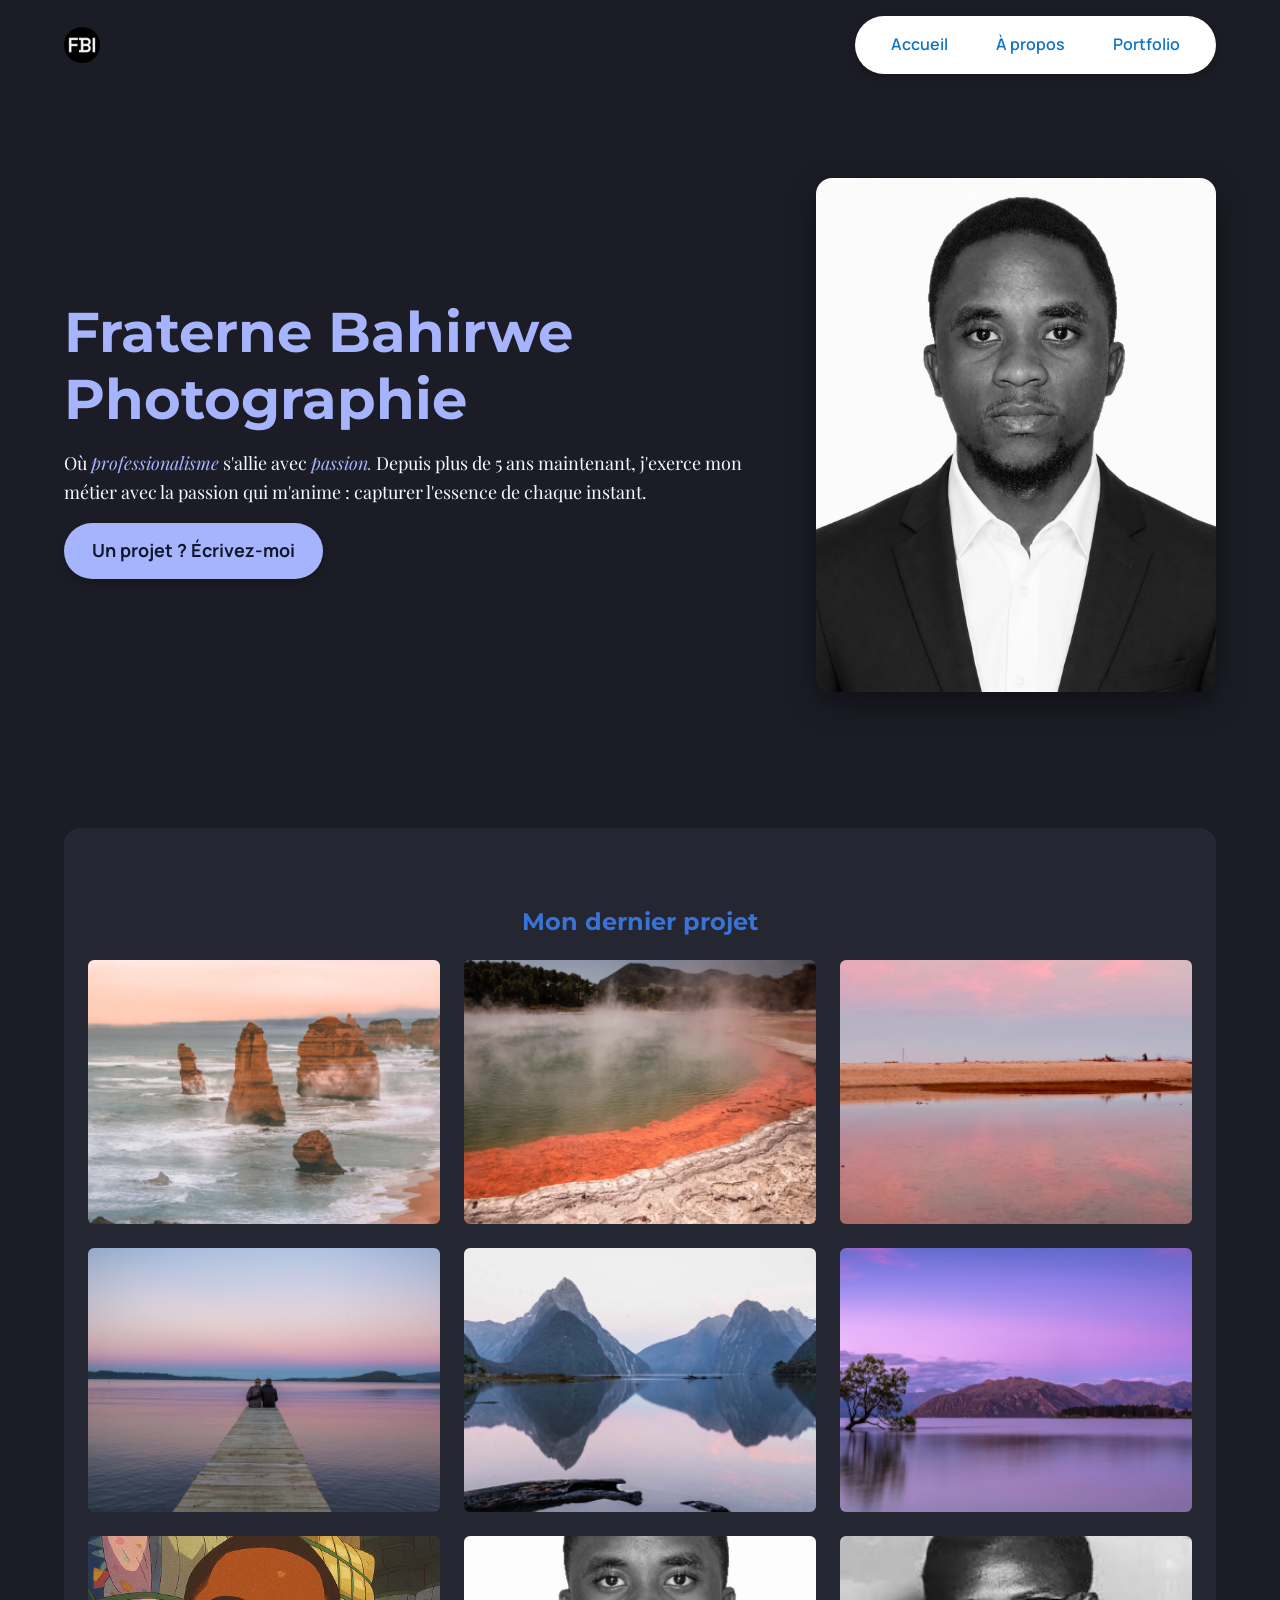
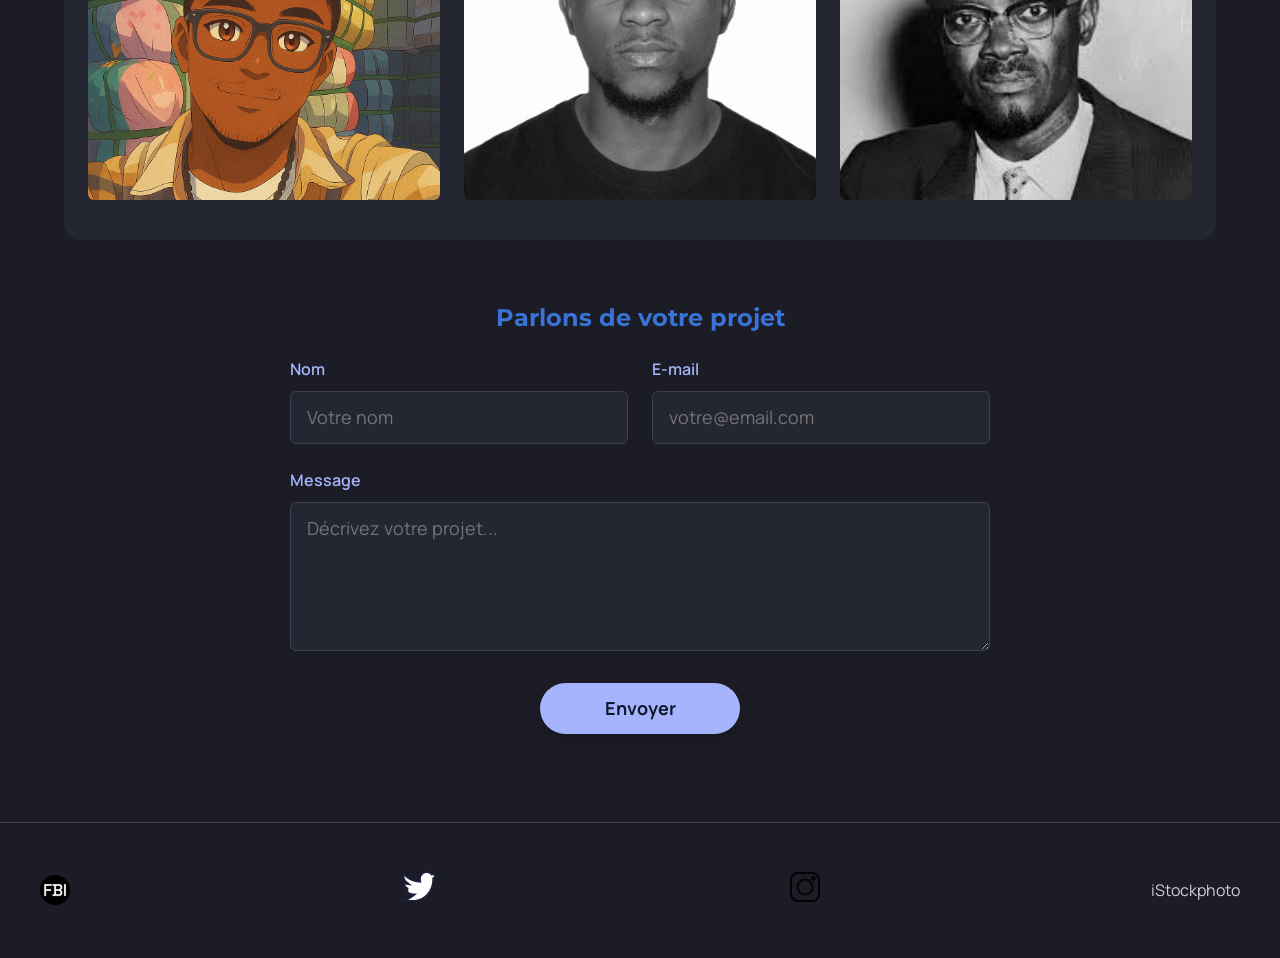
<file: index.html>
<!DOCTYPE html>
<html lang="fr">

<head>
    <meta charset="utf-8">
    <meta name="viewport" content="width=device-width, initial-scale=1.0">
    <title>Accueil - Robbie Lens Photographie</title>

    <!-- Favicon & Stylesheet -->
    <link rel="icon" type="image/png" href="img/frate.png">
    <link href="design.css" rel="stylesheet">

    <!-- Web Fonts -->
    <link rel="preconnect" href="https://fonts.googleapis.com">
    <link rel="preconnect" href="https://fonts.gstatic.com" crossorigin>
    <link href="https://fonts.googleapis.com/css2?family=Manrope:wght@400;600&family=Montserrat:wght@400;700&family=Playfair+Display:ital,wght@0,400..900;1,400..900&display=swap" rel="stylesheet">
</head>

<body>

    <!-- Navigation Header -->
    <header>
        <nav class="navbar">
            <div class="nav-brand">
                <img src="img/frate.png" alt="Logo Robbie Lens" height="30" width="30">
            </div>
            <div class="nav-links">
                <a href="index.html" class="lien-icone">Accueil</a>
                <a href="a-propos.html" class="lien-icone">À propos</a>
                <a href="portfolio.html" class="lien-icone">Portfolio</a>
            </div>
        </nav>
    </header>

    <!-- Main Content -->
    <main>
        <!-- Hero / Introduction Section -->
        <section class="accueil-introduction">
            <div class="hero-content">
                <h1>Fraterne Bahirwe Photographie</h1>
                <p>
                    Où <em class="italic">professionalisme</em> s'allie avec <em class="italic">passion.</em>
                    Depuis plus de 5 ans maintenant, j'exerce mon métier 
                    avec la passion qui m'anime : capturer l'essence de chaque instant.
                </p>
                <div class="hero-cta">
                    <a href="#contact" class="project">Un projet ? Écrivez-moi</a>
                </div>
            </div>
            <div class="hero-image">
                <img src="img/fbi.png" alt="Portrait de Fraterne Bahirwe" height="500">
            </div>
        </section>

        <!-- Featured Portfolio Section -->
        <section class="portfolio-section-photos">            
            <h2>Mon dernier projet</h2>
            <div class="grid-paysages-accueil">
                <a href="accueil/element-1.png" aria-label="Voir la photo Twelve Apostles en grand">
                    <img src="accueil/element-1.png" alt="Twelve Apostles - Australie" loading="lazy" decoding="async">
                </a>
                <a href="accueil/element-2.png" aria-label="Voir la photo Wai-O-Tapu en grand">
                    <img src="accueil/element-2.png" alt="Wai-O-Tapu - Nouvelle-Zélande" loading="lazy" decoding="async">
                </a>
                <a href="accueil/element-3.png" aria-label="Voir la photo Parc National d'Abel Tasman en grand">
                    <img src="accueil/element-3.png" alt="Parc National d'Abel Tasman - Nouvelle-Zélande" loading="lazy" decoding="async">
                </a>
                <a href="accueil/element-4.png" aria-label="Voir la photo Lac Rotorua en grand">
                    <img src="accueil/element-4.png" alt="Lac Rotorua - Nouvelle-Zélande" loading="lazy" decoding="async">
                </a>
                <a href="accueil/element-5.png" aria-label="Voir la photo Milford Sound en grand">
                    <img src="accueil/element-5.png" alt="Milford Sound - Nouvelle-Zélande" loading="lazy" decoding="async">
                </a>
                <a href="accueil/element-6.png" aria-label="Voir la photo Lac Wanaka 1 en grand">
                    <img src="accueil/element-6.png" alt="Lac Wanaka - Nouvelle-Zélande" loading="lazy" decoding="async">
                </a>
                <a href="accueil/zizu.PNG" aria-label="Voir la photo Lac Wanaka 2 en grand">
                    <img src="accueil/zizu.PNG" alt="Lac Wanaka - Nouvelle-Zélande" loading="lazy" decoding="async">
                </a>
                <a href="accueil/bhr.jpg" aria-label="Voir la photo Lac Wanaka 3 en grand">
                    <img src="accueil/bhr.jpg" alt="Lac Wanaka - Nouvelle-Zélande" loading="lazy" decoding="async">
                </a>
                <a href="accueil/images.jpeg" aria-label="Voir la photo Lac Wanaka 4 en grand">
                    <img src="accueil/images.jpeg" alt="Lac Wanaka - Nouvelle-Zélande" loading="lazy" decoding="async">
                </a>
            </div>
        </section>  

        <!-- Contact Section -->
        <section class="contact" id="contact">
            <h2>Parlons de votre projet</h2>
            <form action="#" method="post">
                <div class="form-nom-email">
                    <div class="form-column">       
                        <label for="name">Nom</label>
                        <input type="text" id="name" name="name" required placeholder="Votre nom">
                    </div>
                    <div class="form-column">
                        <label for="email">E-mail</label>
                        <input type="email" id="email" name="email" required placeholder="votre@email.com">
                    </div>
                </div>
                
                <div class="form-column">
                    <label for="message">Message</label>
                    <textarea id="message" name="message" rows="5" required placeholder="Décrivez votre projet..."></textarea>
                </div>

                <input type="submit" value="Envoyer" class="cta">
            </form>
        </section>
    </main>

    <!-- Footer -->
    <footer>
        <div class="blanc">
            <img src="img/frate.png" alt="Logo Robbie Lens" height="30" width="30">
            <a target="_blank" rel="noopener noreferrer" href="https://twitter.com/" class="lien-icone" aria-label="Twitter">
                <img src="img/twitter.png" alt="Logo Twitter">
            </a>
            <a target="_blank" rel="noopener noreferrer" href="https://www.instagram.com/" class="lien-icone" aria-label="Instagram"> 
                <img src="img/instagram.png" alt="Logo Instagram" height="30" width="30">
            </a> 
            <a target="_blank" rel="noopener noreferrer" href="https://www.istockphoto.com/fr/photos/facebook-twitter-instagram" class="credit-link">iStockphoto</a>
        </div>   
    </footer>

</body>
</html>
</file>
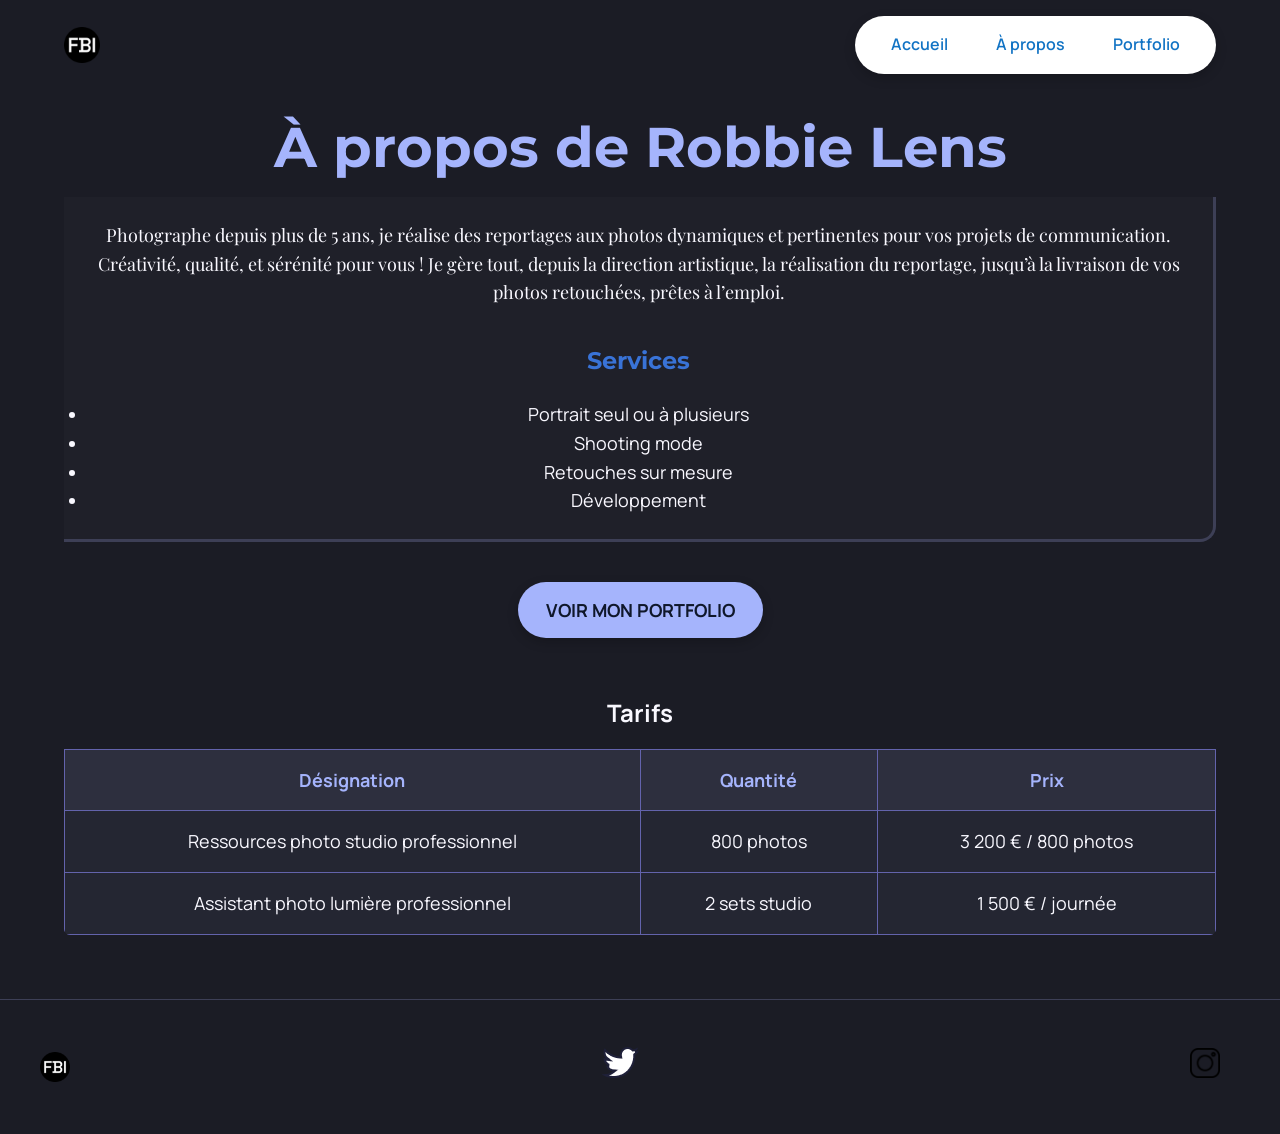
<file: a-propos.html>
<!DOCTYPE html>
<html lang="fr">

<head>
    <meta charset="utf-8">
    <meta name="viewport" content="width=device-width, initial-scale=1.0">
    <title>À propos de Robbie Lens Photographie</title>

    <!-- Favicon & Stylesheets -->
    <link rel="icon" type="image/png" href="img/frate.png">
    <link rel="stylesheet" href="design.css">
    <link rel="stylesheet" href="style.css">

    <!-- Web Fonts -->
    <link rel="preconnect" href="https://fonts.googleapis.com">
    <link rel="preconnect" href="https://fonts.gstatic.com" crossorigin>
    <link href="https://fonts.googleapis.com/css2?family=Manrope:wght@200..800&family=Montserrat:ital,wght@0,100..900;1,100..900&family=Playfair+Display:ital,wght@0,400..900;1,400..900&display=swap" rel="stylesheet">
</head>

<body> 

    <!-- Navigation Bar -->
    <header>
        <nav class="navbar">
            <div class="nav-brand">
                <img src="img/frate.png" alt="Logo Robbie Lens" height="30">
            </div>
            <div class="nav-links">
                <a href="index.html" class="lien-icone">Accueil</a>
                <a href="a-propos.html" class="lien-icone">À propos</a>
                <a href="portfolio.html" class="lien-icone">Portfolio</a>
            </div>
        </nav>
    </header>

    <!-- Main Content -->
    <main>
        <section class="about-section">
            <h1>À propos de Robbie Lens</h1>
            <div class="gold">
                <p>
                    Photographe depuis plus de 5 ans, je réalise des reportages aux photos dynamiques 
                    et pertinentes pour vos projets de communication. Créativité, qualité, et sérénité 
                    pour vous ! Je gère tout, depuis la direction artistique, la réalisation du reportage, 
                    jusqu’à la livraison de vos photos retouchées, prêtes à l’emploi.
                </p>

                <h2>Services</h2>
                <ul>
                    <li>Portrait seul ou à plusieurs</li>
                    <li>Shooting mode</li>
                    <li>Retouches sur mesure</li>
                    <li>Développement</li>
                </ul>
            </div>

            <div class="cta-container">
                <a href="portfolio.html" class="link">VOIR MON PORTFOLIO</a>
            </div>
        </section>

        <!-- Pricing Table -->
        <section class="pricing-section">
            <table>
                <caption><strong>Tarifs</strong></caption>
                <thead>
                    <tr>
                        <th scope="col">Désignation</th>
                        <th scope="col">Quantité</th>
                        <th scope="col">Prix</th>
                    </tr>
                </thead>
                <tbody>
                    <tr>
                        <td>Ressources photo studio professionnel</td>
                        <td>800 photos</td>
                        <td>3 200 € / 800 photos</td>
                    </tr>
                    <tr>
                        <td>Assistant photo lumière professionnel</td>
                        <td>2 sets studio</td>
                        <td>1 500 € / journée</td>
                    </tr>
                </tbody>
            </table>
        </section>
    </main>

    <!-- Footer -->
    <footer>   
        <div class="blanc">
            <img src="img/frate.png" alt="Logo Robbie Lens" height="30">
            
            <a target="_blank" rel="noopener noreferrer" href="https://twitter.com/">
                <img src="img/twitter.png" alt="Logo Twitter">
            </a>
            <a target="_blank" rel="noopener noreferrer" href="https://www.instagram.com/" class="lien-icone"> 
                <img src="img/instagram.png" alt="Logo Instagram" height="30">
            </a> 
        </div>
    </footer>

</body>
</html>
</file>
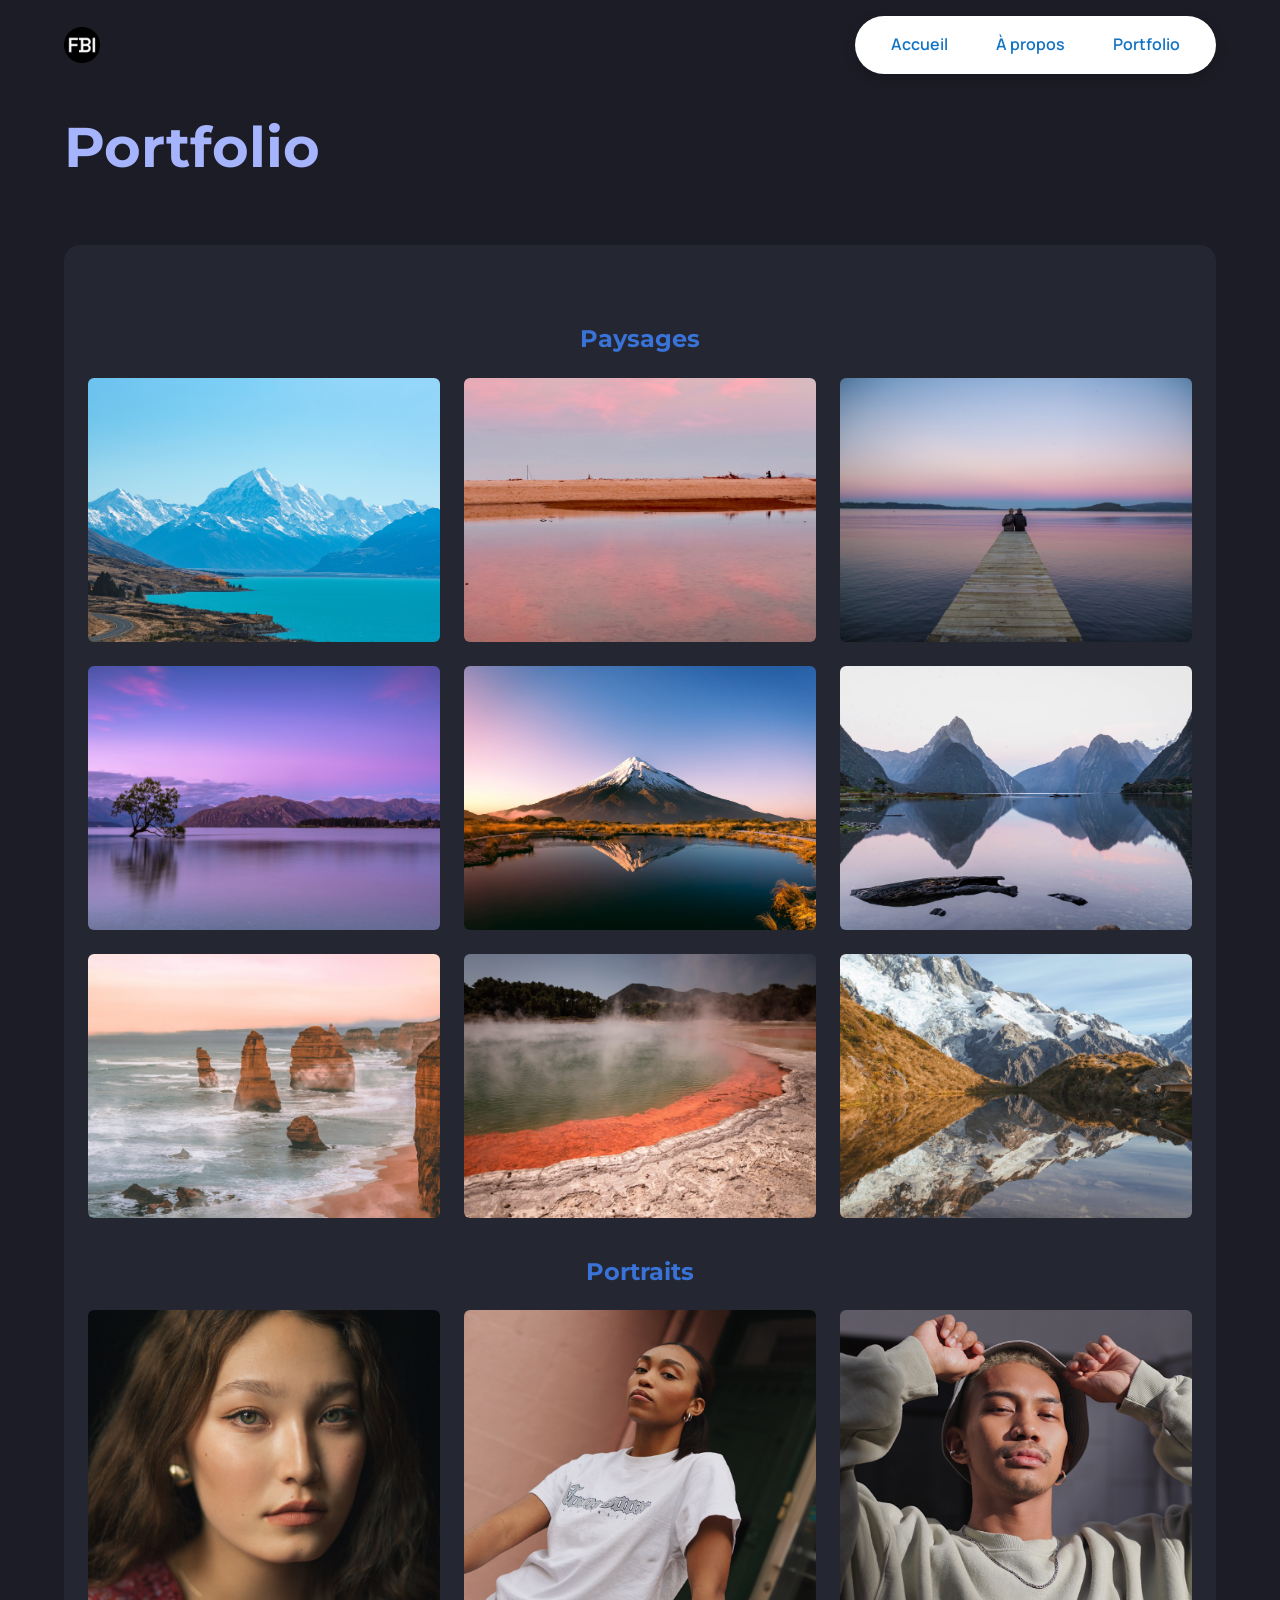
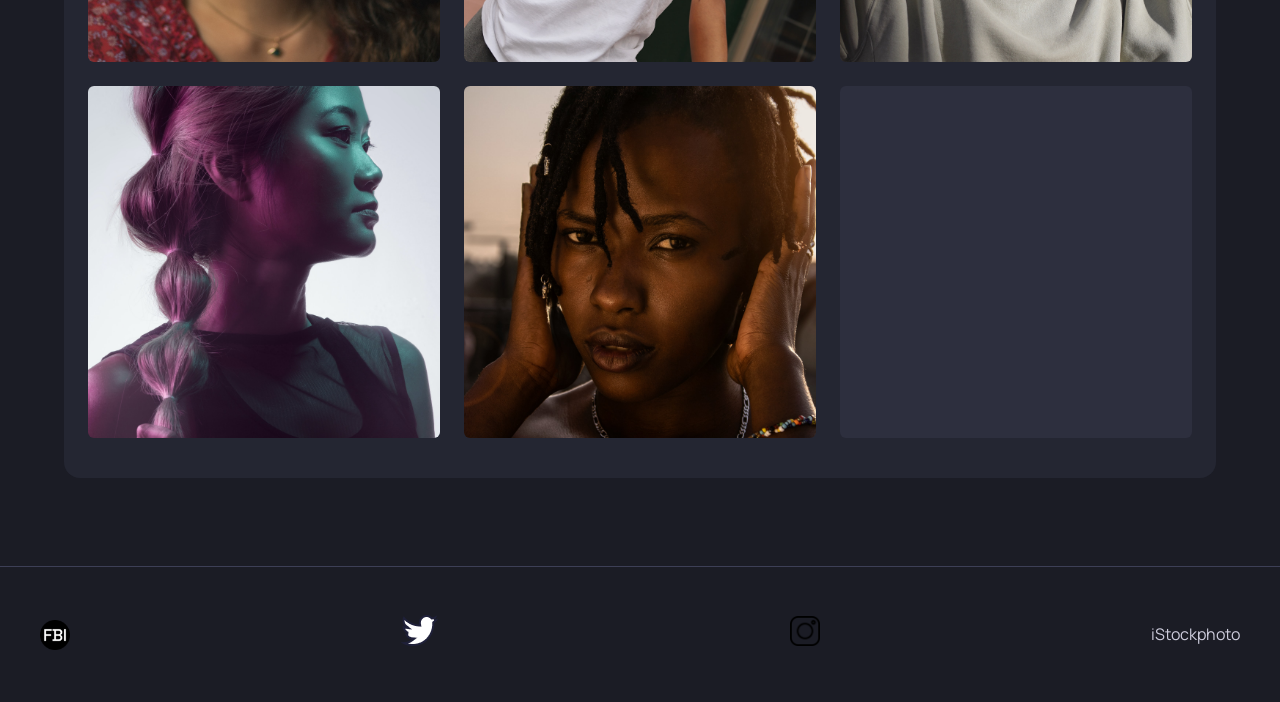
<file: portfolio.html>
<!DOCTYPE html>
<html lang="fr">

<head>
    <meta charset="utf-8">
    <meta name="viewport" content="width=device-width, initial-scale=1.0">
    <title>Portfolio - Robbie Lens Photographie</title>

    <!-- Stylesheets -->
    <link rel="icon" type="image/png" href="img/frate.png">
    <link rel="stylesheet" href="design.css">

    <!-- Fonts -->
    <link rel="preconnect" href="https://fonts.googleapis.com">
    <link rel="preconnect" href="https://fonts.gstatic.com" crossorigin>
    <link href="https://fonts.googleapis.com/css2?family=Manrope:wght@400;600&family=Montserrat:wght@400;700&display=swap" rel="stylesheet">
</head>

<body>

    <!-- Header Navigation -->
    <header>
        <nav class="navbar">
            <div class="nav-brand">
                <img src="img/frate.png" alt="Logo Robbie Lens" height="30" width="30">
            </div>
            <div class="nav-links">
                <a href="index.html" class="lien-icone">Accueil</a>
                <a href="a-propos.html" class="lien-icone">À propos</a>
                <a href="portfolio.html" class="lien-icone">Portfolio</a>
            </div>
        </nav>
    </header>

    <!-- Main Section -->
    <main>
        <section class="portfolio-header">
            <h1>Portfolio</h1>
        </section>

        <section class="portfolio-section-photos">
            <!-- Landscapes Gallery -->
            <h2>Paysages</h2>
            <div class="grid-paysages">
                <a href="portfolio/paysage1.jpg" aria-label="Voir la photo du Mont Aoraki en grand">
                    <img src="portfolio/paysage1.jpg" alt="Mont Aoraki - Nouvelle-Zélande" loading="lazy" decoding="async">
                </a>
                <a href="portfolio/paysage2.jpg" aria-label="Voir la photo du Parc National d'Abel Tasman en grand">
                    <img src="portfolio/paysage2.jpg" alt="Parc National d’Abel Tasman - Nouvelle-Zélande" loading="lazy" decoding="async">
                </a>
                <a href="portfolio/paysage3.jpg" aria-label="Voir la photo du Lac Rotorua en grand">
                    <img src="portfolio/paysage3.jpg" alt="Lac Rotorua - Nouvelle-Zélande" loading="lazy" decoding="async">
                </a>
                <a href="portfolio/paysage4.jpg" aria-label="Voir la photo du Lac Wanaka en grand">
                    <img src="portfolio/paysage4.jpg" alt="Lac Wanaka - Nouvelle-Zélande" loading="lazy" decoding="async">
                </a>
                <a href="portfolio/paysage5.jpg" aria-label="Voir la photo du Mont Taranaki en grand">
                    <img src="portfolio/paysage5.jpg" alt="Mont Taranaki - Nouvelle-Zélande" loading="lazy" decoding="async">
                </a>
                <a href="portfolio/paysage6.jpg" aria-label="Voir la photo de Milford Sound en grand">
                    <img src="portfolio/paysage6.jpg" alt="Milford Sound - Nouvelle-Zélande" loading="lazy" decoding="async">
                </a>
                <a href="portfolio/paysage7.jpg" aria-label="Voir la photo de Twelve Apostle en grand">
                    <img src="portfolio/paysage7.jpg" alt="Twelve Apostle - Australie" loading="lazy" decoding="async">
                </a>
                <a href="portfolio/paysage8.jpg" aria-label="Voir la photo de Wai-O-Tapu en grand">
                    <img src="portfolio/paysage8.jpg" alt="Wai-O-Tapu - Nouvelle-Zélande" loading="lazy" decoding="async">
                </a>
                <a href="portfolio/paysage9.jpg" aria-label="Voir la photo du Mont Cook en grand">
                    <img src="portfolio/paysage9.jpg" alt="Mont Cook - Nouvelle Zélande" loading="lazy" decoding="async">
                </a>
            </div>

            <!-- Portraits Gallery -->
            <h2>Portraits</h2>
            <div class="grid-portraits">
                <a href="portfolio/portrait1.jpg" aria-label="Voir le Portrait 1 en grand">
                    <img src="portfolio/portrait1.jpg" alt="Portrait jeune femme 1" loading="lazy" decoding="async">
                </a>
                <a href="portfolio/portrait2.jpg" aria-label="Voir le Portrait 2 en grand">
                    <img src="portfolio/portrait2.jpg" alt="Portrait jeune femme 2" loading="lazy" decoding="async">
                </a>
                <a href="portfolio/portrait3.jpg" aria-label="Voir le Portrait 3 en grand">
                    <img src="portfolio/portrait3.jpg" alt="Portrait jeune homme 3" loading="lazy" decoding="async">
                </a>
                <a href="portfolio/portrait4.jpg" aria-label="Voir le Portrait 4 en grand">
                    <img src="portfolio/portrait4.jpg" alt="Portrait jeune femme 4" loading="lazy" decoding="async">
                </a>
                <a href="portfolio/portrait5.jpg" aria-label="Voir le Portrait 5 en grand">
                    <img src="portfolio/portrait5.jpg" alt="Portrait jeune femme 5" loading="lazy" decoding="async">
                </a>
                <a href="portfolio/portrait6.jpg" aria-label="Voir le Portrait 6 en grand">
                    <img src="portfolio/portrait6.jpg" alt="Portrait jeune femme 6" loading="lazy" decoding="async">
                </a>
            </div>
        </section>
    </main>

    <!-- Footer Section -->
    <footer>
        <div class="blanc">
            <img src="img/frate.png" alt="Logo Robbie Lens" height="30" width="30">   
            
            <a target="_blank" rel="noopener noreferrer" href="https://twitter.com/" class="lien-icone" aria-label="Page Twitter de Robbie Lens">
                <img src="img/twitter.png" alt="Logo Twitter">
            </a>
            <a target="_blank" rel="noopener noreferrer" href="https://www.instagram.com/" class="lien-icone" aria-label="Page Instagram de Robbie Lens"> 
                <img src="img/instagram.png" alt="Logo Instagram" height="30" width="30">
            </a> 
               
            <a target="_blank" rel="noopener noreferrer" href="https://www.istockphoto.com/fr/photos/facebook-twitter-instagram" class="credit-link">iStockphoto</a>
        </div>   
    </footer>

</body>
</html>
</file>
<file: design.css>
/* ==========================================================================
   1. DESIGN SYSTEM TOKENS (CSS Variables)
   ========================================================================== */
:root {
  /* Color Palette */
  --color-bg-main: #1b1c25;
  --color-bg-surface: #242632;
  --color-bg-card: #2d2f3e;
  
  --color-primary: #a5b4fc;
  --color-primary-hover: #818cf8;
  --color-accent-blue: #1173c4;
  --color-heading-blue: #3973d7;
  
  --color-text-main: #f9f8ff;
  --color-text-muted: #cdccdc;
  --color-border: #3d3f56;
  --color-table-border: #6363ac;
  
  /* Typography Stacks */
  --font-primary: "Manrope", system-ui, -apple-system, sans-serif;
  --font-heading: "Montserrat", sans-serif;
  --font-serif: "Playfair Display", Georgia, serif;

  /* Dynamic Fluid Typography */
  --font-size-sm: clamp(0.875rem, 0.8rem + 0.375vw, 1rem);
  --font-size-base: clamp(1rem, 0.95rem + 0.25vw, 1.125rem);
  --font-size-lg: clamp(1.25rem, 1.1rem + 0.75vw, 1.5rem);
  --font-size-xl: clamp(2rem, 1.5rem + 2.5vw, 3.5rem);

  /* Spacing System */
  --space-xs: 0.5rem;
  --space-sm: 1rem;
  --space-md: 1.5rem;
  --space-lg: 2.5rem;
  --space-xl: 4rem;

  /* Layout Boundaries */
  --container-max-width: 1200px;
  --radius-sm: 6px;
  --radius-md: 16px;
  --radius-pill: 9999px;

  /* Performance & Transitions */
  --transition-fast: 0.2s cubic-bezier(0.4, 0, 0.2, 1);
  --transition-smooth: 0.35s cubic-bezier(0.4, 0, 0.2, 1);
  --transition-spring: 0.4s cubic-bezier(0.175, 0.885, 0.32, 1.25);
  --shadow-elevation-low: 0 4px 12px rgba(0, 0, 0, 0.2);
  --shadow-elevation-high: 0 12px 32px rgba(0, 0, 0, 0.4);
}

/* ==========================================================================
   2. KEYFRAME ANIMATIONS
   ========================================================================== */
@keyframes fadeInUp {
  from {
    opacity: 0;
    transform: translateY(24px);
  }
  to {
    opacity: 1;
    transform: translateY(0);
  }
}

@keyframes fadeInLeft {
  from {
    opacity: 0;
    transform: translateX(-30px);
  }
  to {
    opacity: 1;
    transform: translateX(0);
  }
}

@keyframes fadeInRight {
  from {
    opacity: 0;
    transform: translateX(30px);
  }
  to {
    opacity: 1;
    transform: translateX(0);
  }
}

@keyframes float {
  0%, 100% {
    transform: translateY(0px);
  }
  50% {
    transform: translateY(-8px);
  }
}

@keyframes shimmer {
  0% {
    transform: translateX(-100%);
  }
  100% {
    transform: translateX(100%);
  }
}

/* ==========================================================================
   3. CORE RESETS & BASE STYLES
   ========================================================================== */
*,
*::before,
*::after {
  box-sizing: border-box;
  margin: 0;
  padding: 0;
}

html {
  color-scheme: dark;
  scroll-behavior: smooth;
}

body {
  background-color: var(--color-bg-main);
  color: var(--color-text-main);
  font-family: var(--font-primary);
  font-size: var(--font-size-base);
  line-height: 1.6;
  min-height: 100vh;
  display: flex;
  flex-direction: column;
  -webkit-font-smoothing: antialiased;
}

main {
  flex: 1;
  width: 100%;
  max-width: var(--container-max-width);
  margin: 0 auto;
  padding: var(--space-md);
}

/* ==========================================================================
   4. TYPOGRAPHY
   ========================================================================== */
h1, h2, h3 {
  font-family: var(--font-heading);
  font-weight: 700;
  line-height: 1.2;
}

h1 {
  font-size: var(--font-size-xl);
  color: var(--color-primary);
  margin-bottom: var(--space-sm);
  animation: fadeInLeft 0.8s cubic-bezier(0.16, 1, 0.3, 1) forwards;
}

h2 {
  font-size: var(--font-size-lg);
  color: var(--color-heading-blue);
  text-align: center;
  margin: var(--space-lg) 0 var(--space-md);
  animation: fadeInUp 0.8s cubic-bezier(0.16, 1, 0.3, 1) forwards;
}

p {
  font-family: var(--font-serif);
  color: var(--color-text-main);
  margin-bottom: var(--space-sm);
  animation: fadeInLeft 0.8s cubic-bezier(0.16, 1, 0.3, 1) 0.1s forwards;
  opacity: 0;
}

.italic {
  font-style: italic;
  color: var(--color-primary);
}

/* ==========================================================================
   5. NAVIGATION & HEADER
   ========================================================================== */
header {
  padding: var(--space-sm) var(--space-md);
  max-width: var(--container-max-width);
  width: 100%;
  margin: 0 auto;
  animation: fadeInUp 0.6s ease-out forwards;
}

.navbar {
  display: flex;
  align-items: center;
  justify-content: space-between;
  gap: var(--space-md);
}

.nav-brand img {
  display: block;
  height: 36px;
  width: auto;
  transition: transform var(--transition-spring);
}

.nav-brand img:hover {
  transform: rotate(-5deg) scale(1.08);
}

.nav-links {
  background-color: #ffffff;
  padding: var(--space-xs) var(--space-sm);
  display: flex;
  align-items: center;
  gap: var(--space-xs);
  border-radius: var(--radius-pill);
  box-shadow: var(--shadow-elevation-low);
  transition: transform var(--transition-spring), box-shadow var(--transition-fast);
}

.nav-links:hover {
  box-shadow: var(--shadow-elevation-high);
  transform: translateY(-2px);
}

.lien-icone {
  font-size: var(--font-size-sm);
  font-weight: 600;
  color: var(--color-accent-blue);
  text-decoration: none;
  padding: 0.5rem 1.25rem;
  border-radius: var(--radius-pill);
  transition: background var(--transition-fast), color var(--transition-fast), transform var(--transition-fast);
}

.lien-icone:hover,
.lien-icone:focus-visible {
  background: linear-gradient(135deg, rgba(178, 203, 205, 0.6), rgba(168, 180, 247, 0.8));
  color: #0f172a;
  transform: scale(1.04);
}

.lien-icone:active {
  transform: scale(0.96);
}

/* ==========================================================================
   6. HERO & CONTENT SECTIONS
   ========================================================================== */
.accueil-introduction {
  display: flex;
  flex-direction: column;
  gap: var(--space-lg);
  align-items: center;
  justify-content: space-between;
  padding: var(--space-xl) 0;
}

@media (min-width: 768px) {
  .accueil-introduction {
    flex-direction: row;
  }
  
  .hero-content {
    flex: 1;
  }

  .hero-image {
    flex: 0 0 400px;
  }
}

.hero-image img {
  width: 100%;
  height: auto;
  border-radius: var(--radius-md);
  object-fit: cover;
  box-shadow: var(--shadow-elevation-high);
  animation: fadeInRight 0.8s cubic-bezier(0.16, 1, 0.3, 1) 0.2s forwards,
             float 6s ease-in-out infinite 1s;
  opacity: 0;
}

.gold {
  border-right: 3px solid var(--color-border);
  border-bottom: 3px solid var(--color-border);
  padding: var(--space-md);
  background-color: rgba(255, 255, 255, 0.02);
  border-radius: 0 0 var(--radius-md) 0;
  margin-bottom: var(--space-lg);
  animation: fadeInUp 0.8s ease-out 0.2s forwards;
  opacity: 0;
}

/* Call To Action Buttons */
.project,
.link,
.cta {
  position: relative;
  display: inline-flex;
  align-items: center;
  justify-content: center;
  background-color: var(--color-primary);
  color: #0f172a;
  font-weight: 700;
  padding: 0.85rem 1.75rem;
  border-radius: var(--radius-pill);
  text-decoration: none;
  border: none;
  cursor: pointer;
  overflow: hidden;
  box-shadow: var(--shadow-elevation-low);
  transition: transform var(--transition-spring), background-color var(--transition-fast), box-shadow var(--transition-fast);
  animation: fadeInUp 0.8s cubic-bezier(0.16, 1, 0.3, 1) 0.3s forwards;
  opacity: 0;
}

/* Button Shimmer Effect on Hover */
.project::after,
.link::after,
.cta::after {
  content: "";
  position: absolute;
  top: 0;
  left: 0;
  width: 100%;
  height: 100%;
  background: linear-gradient(90deg, transparent, rgba(255, 255, 255, 0.3), transparent);
  transform: translateX(-100%);
}

.project:hover::after,
.link:hover::after,
.cta:hover::after {
  animation: shimmer 0.8s ease-in-out;
}

.project:hover,
.link:hover,
.cta:hover,
.project:focus-visible,
.link:focus-visible,
.cta:focus-visible {
  background-color: var(--color-primary-hover);
  transform: translateY(-4px) scale(1.02);
  box-shadow: var(--shadow-elevation-high);
}

.project:active,
.link:active,
.cta:active {
  transform: translateY(-1px) scale(0.98);
}

/* ==========================================================================
   7. RESPONSIVE PHOTO GALLERIES (Animated Grid)
   ========================================================================== */
.portfolio-section-photos {
  background-color: var(--color-bg-surface);
  border-radius: var(--radius-md);
  padding: var(--space-lg) var(--space-md);
  margin: var(--space-xl) 0;
  animation: fadeInUp 0.8s ease-out 0.2s forwards;
}

.grid-paysages,
.grid-paysages-accueil,
.grid-portraits {
  display: grid;
  gap: var(--space-md);
  grid-template-columns: repeat(auto-fill, minmax(280px, 1fr));
}

.grid-paysages a,
.grid-paysages-accueil a,
.grid-portraits a {
  display: block;
  overflow: hidden;
  border-radius: var(--radius-sm);
  aspect-ratio: 4 / 3;
  background-color: var(--color-bg-card);
  transition: transform var(--transition-spring), box-shadow var(--transition-smooth);
}

.grid-portraits a {
  aspect-ratio: 1 / 1;
}

.grid-paysages a:hover,
.grid-paysages-accueil a:hover,
.grid-portraits a:hover {
  transform: translateY(-6px) scale(1.02);
  box-shadow: 0 16px 32px rgba(0, 0, 0, 0.4);
}

.grid-paysages img,
.grid-paysages-accueil img,
.grid-portraits img {
  width: 100%;
  height: 100%;
  object-fit: cover;
  transition: transform 0.5s ease, filter 0.5s ease;
}

.grid-paysages a:hover img,
.grid-paysages-accueil a:hover img,
.grid-portraits a:hover img {
  transform: scale(1.08);
  filter: brightness(1.1);
}

/* ==========================================================================
   8. ACCESSIBLE DATA TABLES
   ========================================================================== */
.pricing-section {
  overflow-x: auto;
  margin: var(--space-lg) 0;
  animation: fadeInUp 0.8s ease-out forwards;
}

table {
  width: 100%;
  border-collapse: collapse;
  font-family: var(--font-primary);
  background-color: var(--color-bg-surface);
  border-radius: var(--radius-sm);
  overflow: hidden;
}

caption {
  font-size: var(--font-size-lg);
  font-weight: bold;
  padding: var(--space-sm);
  color: var(--color-text-main);
  caption-side: top;
}

th, td {
  padding: var(--space-sm) var(--space-md);
  text-align: center;
  border: 1px solid var(--color-table-border);
  transition: background-color var(--transition-fast);
}

tr:hover td {
  background-color: var(--color-bg-card);
}

th {
  background-color: var(--color-bg-card);
  color: var(--color-primary);
  font-weight: 700;
}

/* ==========================================================================
   9. FORM ARCHITECTURE
   ========================================================================== */
.contact {
  max-width: 700px;
  margin: var(--space-xl) auto;
  animation: fadeInUp 0.8s ease-out forwards;
}

form {
  display: flex;
  flex-direction: column;
  gap: var(--space-md);
}

.form-nom-email {
  display: flex;
  flex-direction: column;
  gap: var(--space-md);
}

@media (min-width: 600px) {
  .form-nom-email {
    flex-direction: row;
  }
}

.form-column {
  flex: 1;
  display: flex;
  flex-direction: column;
  gap: var(--space-xs);
}

label {
  font-size: var(--font-size-sm);
  font-weight: 600;
  color: var(--color-primary);
}

input,
textarea {
  width: 100%;
  padding: 0.85rem var(--space-sm);
  border-radius: var(--radius-sm);
  border: 1px solid var(--color-border);
  background-color: var(--color-bg-surface);
  color: var(--color-text-main);
  font-family: var(--font-primary);
  font-size: var(--font-size-base);
  transition: border-color var(--transition-fast), box-shadow var(--transition-fast), transform var(--transition-fast);
}

input:focus-visible,
textarea:focus-visible {
  outline: none;
  border-color: var(--color-primary);
  box-shadow: 0 0 0 3px rgba(165, 180, 252, 0.25);
  transform: translateY(-2px);
}

input[type="submit"] {
  align-self: center;
  width: auto;
  min-width: 200px;
  margin-top: var(--space-xs);
}

/* ==========================================================================
   10. FOOTER
   ========================================================================== */
footer {
  margin-top: auto;
  border-top: 1px solid var(--color-border);
  background-color: var(--color-bg-main);
  padding: var(--space-lg) var(--space-md);
}

footer .blanc {
  max-width: var(--container-max-width);
  margin: 0 auto;
  display: flex;
  flex-wrap: wrap;
  align-items: center;
  justify-content: space-between;
  gap: var(--space-md);
}

.credit-link {
  color: var(--color-text-muted);
  font-size: var(--font-size-sm);
  text-decoration: none;
  transition: color var(--transition-fast), transform var(--transition-fast);
  display: inline-block;
}

.credit-link:hover {
  color: var(--color-primary);
  transform: translateY(-2px);
}

/* ==========================================================================
   11. ACCESSIBILITY / MOTION PREFERENCE SAFEGUARD
   ========================================================================== */
@media (prefers-reduced-motion: reduce) {
  *, *::before, *::after {
    animation-duration: 0.01ms !important;
    animation-iteration-count: 1 !important;
    transition-duration: 0.01ms !important;
    scroll-behavior: auto !important;
  }
}
</file>
<file: style.css>
body{
    text-align: center;
}
h2{
    text-align: center;
}
</file>
